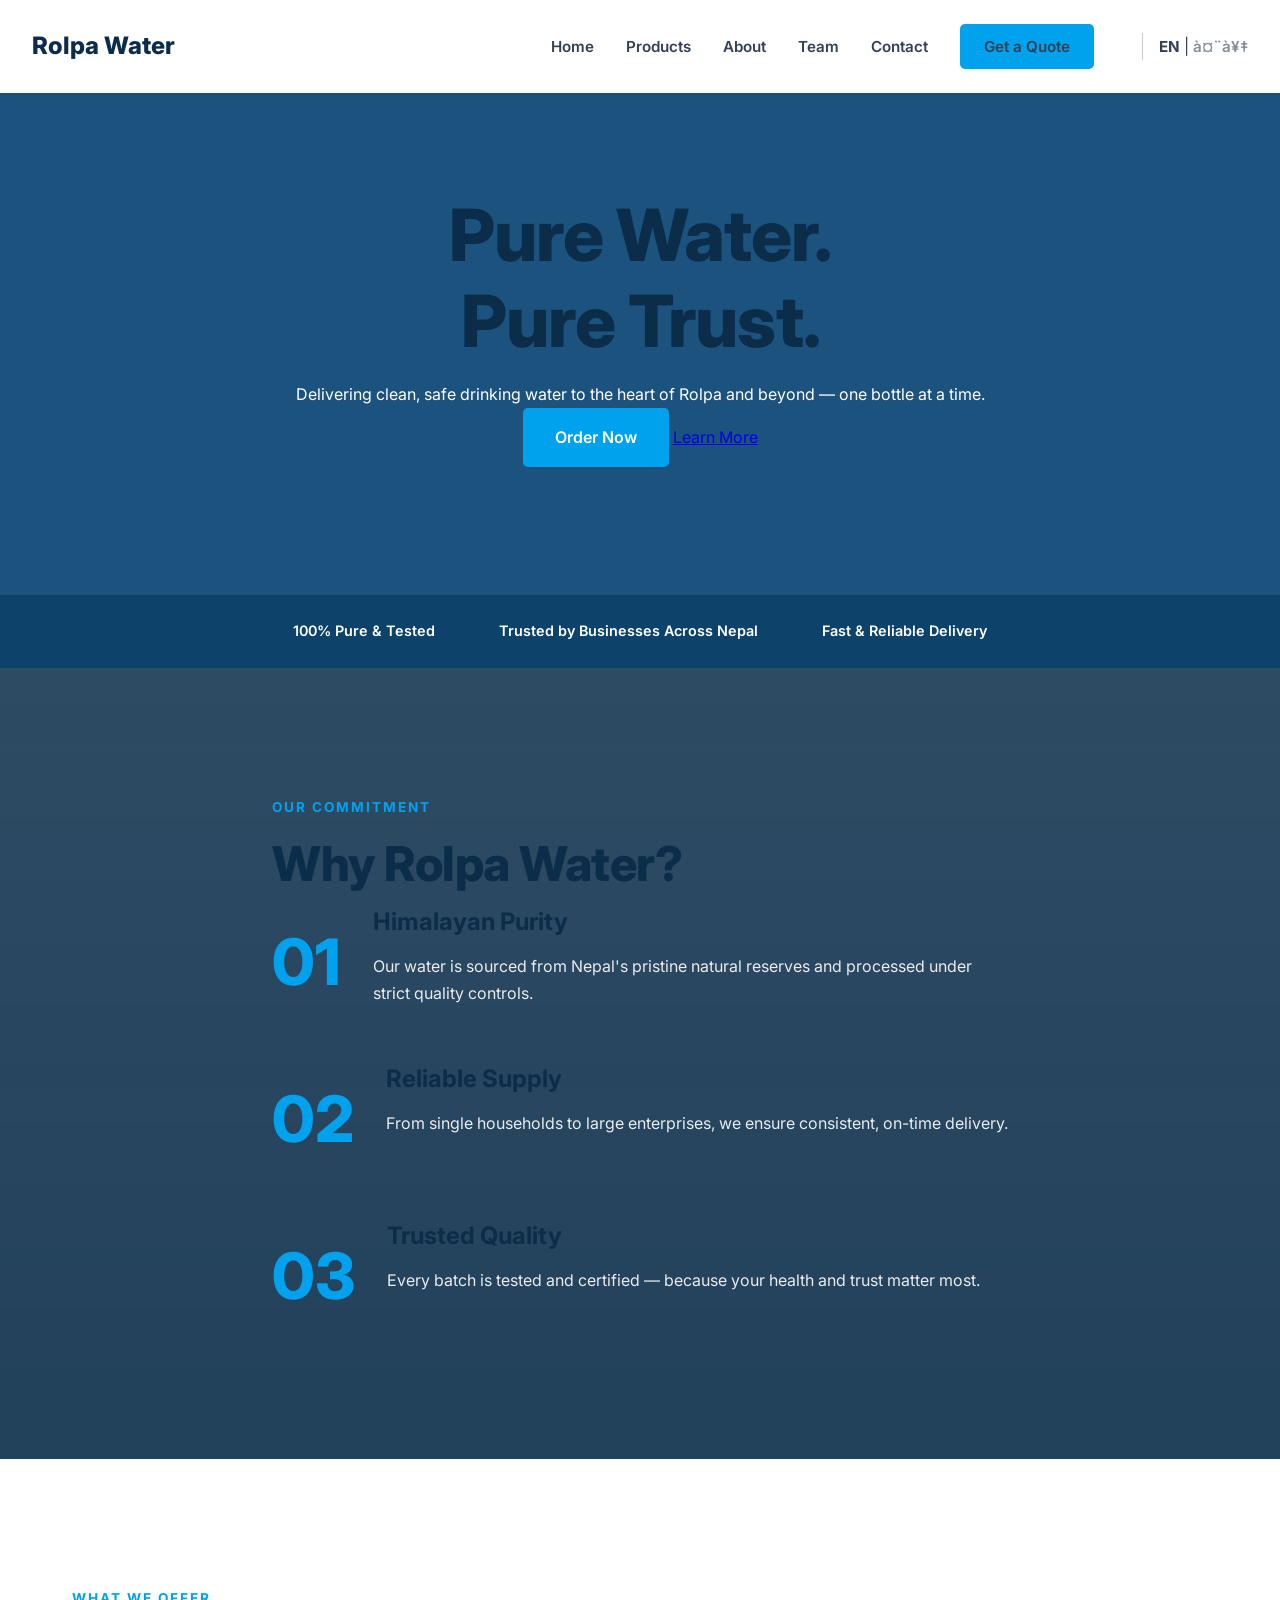
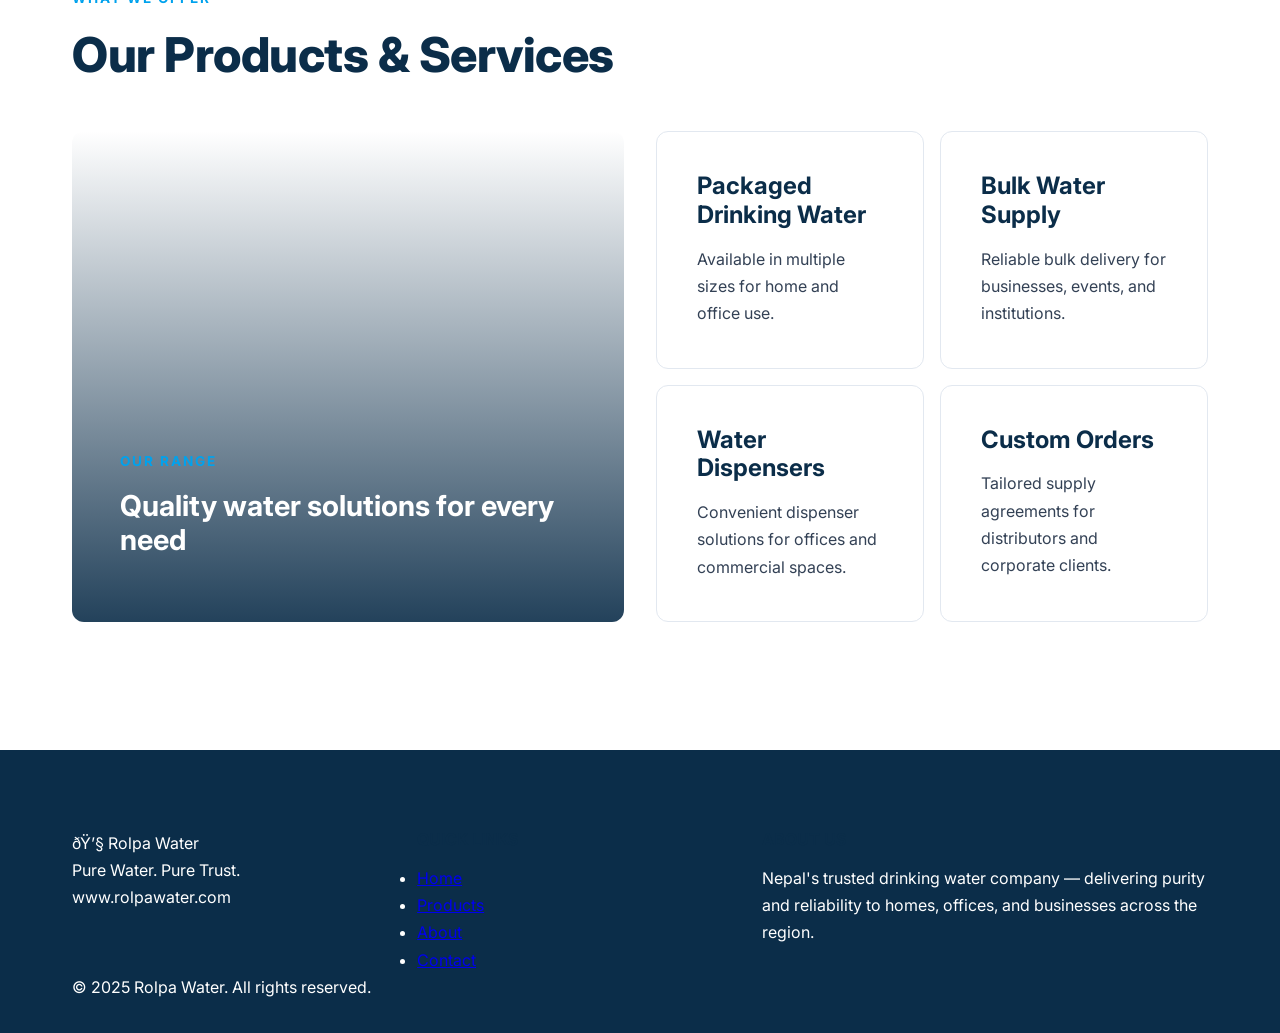
<file: index.html>
<!DOCTYPE html>
<html lang="en">
<head>
    <meta charset="UTF-8">
    <meta name="viewport" content="width=device-width, initial-scale=1.0">
    <title>Rolpa Water | Pure Hydration</title>
    <meta name="description" content="Rolpa Water offers premium, crystal clear bottled water with unparalleled purity.">
    <link rel="stylesheet" href="styles.css">
    <link href="https://fonts.googleapis.com/css2?family=Inter:ital,wght@0,300;0,400;0,600;0,700;0,800;1,400;1,600&display=swap" rel="stylesheet">
</head>
<body>
    <nav class="navbar">
        <div class="logo">Rolpa Water</div>
        <ul class="nav-links">
            <li><a href="index.html" data-i18n="nav_home">Home</a></li>
            <li><a href="products.html" data-i18n="nav_products">Products</a></li>
            <li><a href="about.html" data-i18n="nav_about">About</a></li>
            <li><a href="about.html#team" data-i18n="nav_team">Team</a></li>
            <li><a href="contact.html" data-i18n="nav_contact">Contact</a></li>
            <li><a href="contact.html" class="btn-primary" data-i18n="nav_quote" style="padding: 0.6rem 1.5rem;">Get a Quote</a></li>
            <li class="lang-switch" style="margin-left: 1rem; border-left: 1px solid #ccc; padding-left: 1rem;">
                <a href="#" class="lang-btn" data-lang="en" style="text-decoration: none; color: inherit; font-weight: bold;">EN</a> |
                <a href="#" class="lang-btn" data-lang="ne" style="text-decoration: none; color: inherit; opacity: 0.6;">à¤¨à¥‡</a>
            </li>
        </ul>
    </nav>
    <header class="hero-slate">
        <div class="container">
            <h1 class="scroll-animate" data-i18n="hero_title">Pure Water.<br>Pure Trust.</h1>
            <p class="scroll-animate delay-1" data-i18n="hero_sub">Delivering clean, safe drinking water to the heart of Rolpa and beyond â€” one bottle at a time.</p>
            <div class="hero-actions scroll-animate delay-2">
                <a href="products.html" class="btn-primary" data-i18n="hero_btn_primary">Order Now</a>
                <a href="about.html" class="btn-secondary" data-i18n="hero_btn_secondary">Learn More</a>
            </div>
        </div>
    </header>
    <div class="trust-banner">
        <div data-i18n="trust_banner_1">100% Pure & Tested</div>
        <div data-i18n="trust_banner_2">Trusted by Businesses Across Nepal</div>
        <div data-i18n="trust_banner_3">Fast & Reliable Delivery</div>
    </div>
    <section class="section commitment-section">
        <div class="container" style="max-width: 800px; margin: 0 auto;">
            <span class="section-label scroll-animate" data-i18n="commitment_lbl">OUR COMMITMENT</span>
            <h2 class="scroll-animate delay-1" data-i18n="commitment_heading">Why Rolpa Water?</h2>
            <div class="feat-list">
                <div class="feat-item scroll-animate">
                    <div class="feat-num" data-i18n="comm_1_num">01</div>
                    <div class="feat-text">
                        <h3 data-i18n="comm_1_ttl">Himalayan Purity</h3>
                        <p data-i18n="comm_1_desc" style="opacity: 0.9;">Our water is sourced from Nepal's pristine natural reserves and processed under strict quality controls.</p>
                    </div>
                </div>
                <div class="feat-item scroll-animate delay-1">
                    <div class="feat-num" data-i18n="comm_2_num">02</div>
                    <div class="feat-text">
                        <h3 data-i18n="comm_2_ttl">Reliable Supply</h3>
                        <p data-i18n="comm_2_desc" style="opacity: 0.9;">From single households to large enterprises, we ensure consistent, on-time delivery.</p>
                    </div>
                </div>
                <div class="feat-item scroll-animate delay-2">
                    <div class="feat-num" data-i18n="comm_3_num">03</div>
                    <div class="feat-text">
                        <h3 data-i18n="comm_3_ttl">Trusted Quality</h3>
                        <p data-i18n="comm_3_desc" style="opacity: 0.9;">Every batch is tested and certified â€” because your health and trust matter most.</p>
                    </div>
                </div>
            </div>
        </div>
    </section>
    <section class="section bg-white">
        <div class="container">
            <span class="section-label scroll-animate" data-i18n="products_lbl">WHAT WE OFFER</span>
            <h2 class="scroll-animate delay-1" data-i18n="products_heading">Our Products & Services</h2>
            <div class="products-layout">
                <div class="product-hero-card scroll-animate" style="background: linear-gradient(to top, rgba(11,45,73,0.9), transparent), url('https://images.unsplash.com/photo-1548839140-29a749e1bc4e?q=80&w=600') center/cover;">
                    <div class="product-hero-content">
                        <span class="section-label" style="color: var(--primary);" data-i18n="prod_left_lbl">OUR RANGE</span>
                        <h3 style="color: white; font-weight: 700; font-size: 1.8rem;" data-i18n="prod_left_ttl">Quality water solutions for every need</h3>
                    </div>
                </div>
                <div class="product-cards-grid">
                    <div class="prod-card scroll-animate delay-1">
                        <h3 data-i18n="prod_1_ttl">Packaged Drinking Water</h3>
                        <p data-i18n="prod_1_desc">Available in multiple sizes for home and office use.</p>
                    </div>
                    <div class="prod-card scroll-animate delay-2">
                        <h3 data-i18n="prod_2_ttl">Bulk Water Supply</h3>
                        <p data-i18n="prod_2_desc">Reliable bulk delivery for businesses, events, and institutions.</p>
                    </div>
                    <div class="prod-card scroll-animate delay-1">
                        <h3 data-i18n="prod_3_ttl">Water Dispensers</h3>
                        <p data-i18n="prod_3_desc">Convenient dispenser solutions for offices and commercial spaces.</p>
                    </div>
                    <div class="prod-card scroll-animate delay-2">
                        <h3 data-i18n="prod_4_ttl">Custom Orders</h3>
                        <p data-i18n="prod_4_desc">Tailored supply agreements for distributors and corporate clients.</p>
                    </div>
                </div>
            </div>
        </div>
    </section>
    <footer class="footer-dark">
        <div class="container">
            <div class="footer-grid">
                <div class="footer-col">
                    <div class="footer-logo">ðŸ’§ Rolpa Water</div>
                    <p class="footer-slogan" data-i18n="footer_slogan">Pure Water. Pure Trust. www.rolpawater.com</p>
                </div>
                <div class="footer-col">
                    <h4 data-i18n="footer_links_lbl">QUICK LINKS</h4>
                    <ul class="footer-links">
                        <li><a href="index.html" data-i18n="nav_home">Home</a></li>
                        <li><a href="products.html" data-i18n="nav_products">Products</a></li>
                        <li><a href="about.html" data-i18n="nav_about">About</a></li>
                        <li><a href="contact.html" data-i18n="nav_contact">Contact</a></li>
                    </ul>
                </div>
                <div class="footer-col">
                    <h4 data-i18n="footer_about_lbl">ABOUT US</h4>
                    <p class="footer-about" data-i18n="footer_about_txt">Nepal's trusted drinking water company â€” delivering purity and reliability to homes, offices, and businesses across the region.</p>
                </div>
            </div>
            <div class="footer-bottom" data-i18n="footer_copy">
                &copy; 2025 Rolpa Water. All rights reserved.
            </div>
        </div>
    </footer>
    <script src="script.js"></script>
</body>
</html>
</file>
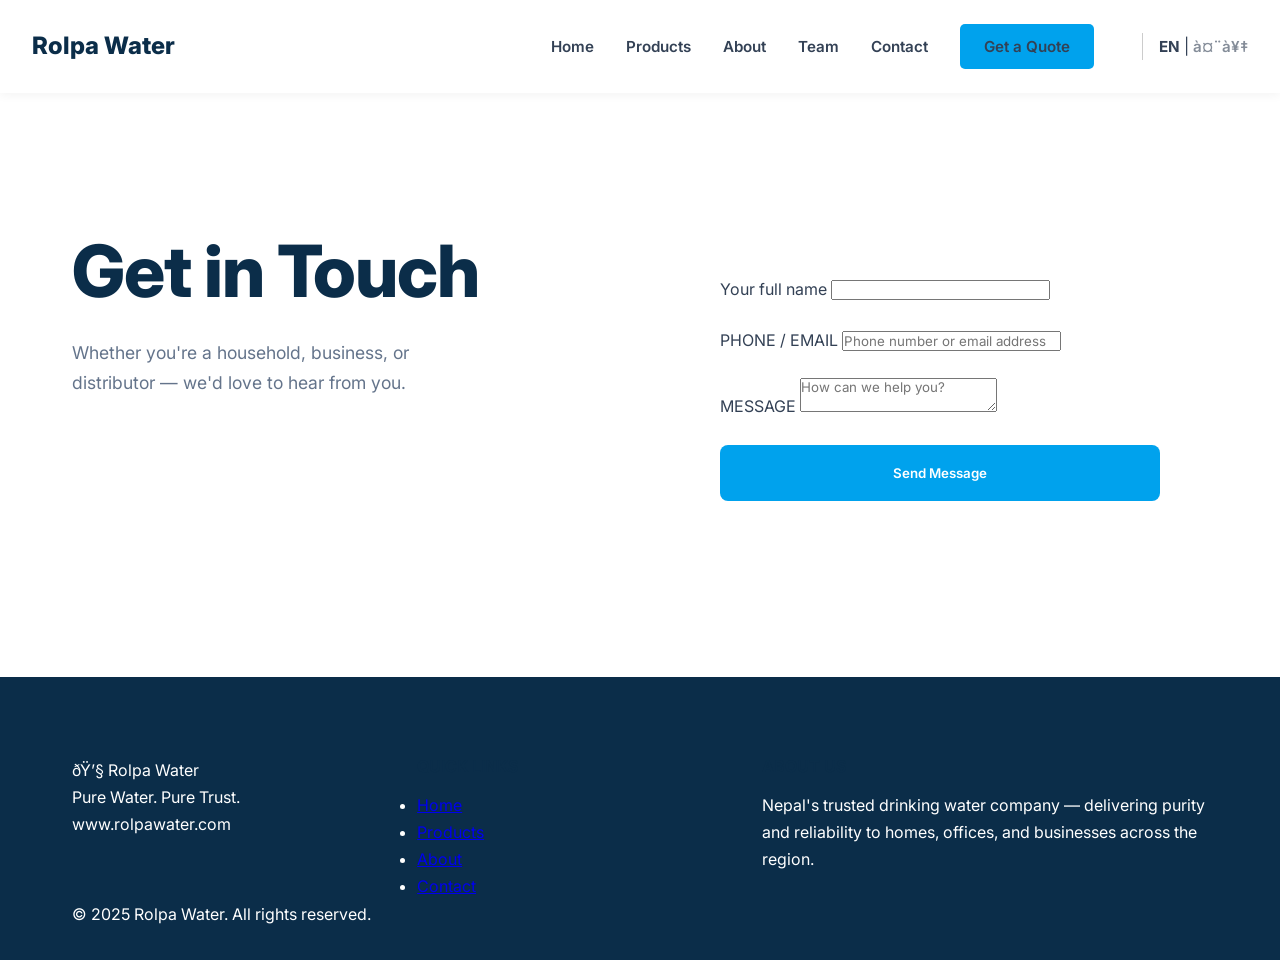
<file: contact.html>
<!DOCTYPE html>
<html lang="en">
<head>
    <meta charset="UTF-8">
    <meta name="viewport" content="width=device-width, initial-scale=1.0">
    <title>Contact Us | Rolpa Water</title>
    <link rel="stylesheet" href="styles.css">
    <link href="https://fonts.googleapis.com/css2?family=Inter:ital,wght@0,300;0,400;0,600;0,700;0,800;1,400;1,600&display=swap" rel="stylesheet">
</head>
<body class="bg-white">
    <nav class="navbar scrolled">
        <div class="logo">Rolpa Water</div>
        <ul class="nav-links">
            <li><a href="index.html" data-i18n="nav_home">Home</a></li>
            <li><a href="products.html" data-i18n="nav_products">Products</a></li>
            <li><a href="about.html" data-i18n="nav_about">About</a></li>
            <li><a href="about.html#team" data-i18n="nav_team">Team</a></li>
            <li><a href="contact.html" data-i18n="nav_contact">Contact</a></li>
            <li><a href="contact.html" class="btn-primary" data-i18n="nav_quote" style="padding: 0.6rem 1.5rem;">Get a Quote</a></li>
            <li class="lang-switch" style="margin-left: 1rem; border-left: 1px solid #ccc; padding-left: 1rem;">
                <a href="#" class="lang-btn" data-lang="en" style="text-decoration: none; color: inherit; font-weight: bold;">EN</a> |
                <a href="#" class="lang-btn" data-lang="ne" style="text-decoration: none; color: inherit; opacity: 0.6;">à¤¨à¥‡</a>
            </li>
        </ul>
    </nav>
    <div style="height: 100px;"></div>
    <section class="section">
        <div class="container">
            <div class="contact-grid">
                <div class="contact-text scroll-animate">
                    <h1 data-i18n="contact_heading" style="margin-bottom: 1.5rem;">Get in Touch</h1>
                    <p style="font-size: 1.1rem; color: var(--text-muted); max-width: 400px;" data-i18n="contact_sub">Whether you're a household, business, or distributor â€” we'd love to hear from you.</p>
                </div>
                <div class="contact-form scroll-animate delay-1">
                    <form action="https://formspree.io/f/MAYBE_REPLACE_ME_LATER" method="POST" id="contactForm">
                        <div class="form-group">
                            <label for="name" data-i18n="form_lbl_name">Your full name</label>
                            <input type="text" id="name" name="name" required>
                        </div>
                        <div class="form-group">
                            <label for="email_phone" data-i18n="form_lbl_phone">PHONE / EMAIL</label>
                            <input type="text" id="email_phone" name="_replyto" placeholder="Phone number or email address" required>
                        </div>
                        <div class="form-group">
                            <label for="message" data-i18n="form_lbl_msg">MESSAGE</label>
                            <textarea id="message" name="message" placeholder="How can we help you?" lines="5" required></textarea>
                        </div>
                        <button type="submit" class="btn-primary w-100" style="width: 100%; border-radius: 8px; padding: 1.25rem;" data-i18n="form_btn">Send Message</button>
                    </form>
                </div>
            </div>
        </div>
    </section>
    <footer class="footer-dark">
        <div class="container">
            <div class="footer-grid">
                <div class="footer-col">
                    <div class="footer-logo">ðŸ’§ Rolpa Water</div>
                    <p class="footer-slogan" data-i18n="footer_slogan">Pure Water. Pure Trust. www.rolpawater.com</p>
                </div>
                <div class="footer-col">
                    <h4 data-i18n="footer_links_lbl">QUICK LINKS</h4>
                    <ul class="footer-links">
                        <li><a href="index.html" data-i18n="nav_home">Home</a></li>
                        <li><a href="products.html" data-i18n="nav_products">Products</a></li>
                        <li><a href="about.html" data-i18n="nav_about">About</a></li>
                        <li><a href="contact.html" data-i18n="nav_contact">Contact</a></li>
                    </ul>
                </div>
                <div class="footer-col">
                    <h4 data-i18n="footer_about_lbl">ABOUT US</h4>
                    <p class="footer-about" data-i18n="footer_about_txt">Nepal's trusted drinking water company â€” delivering purity and reliability to homes, offices, and businesses across the region.</p>
                </div>
            </div>
            <div class="footer-bottom" data-i18n="footer_copy">
                &copy; 2025 Rolpa Water. All rights reserved.
            </div>
        </div>
    </footer>
    <script src="script.js"></script>
</body>
</html>
</file>
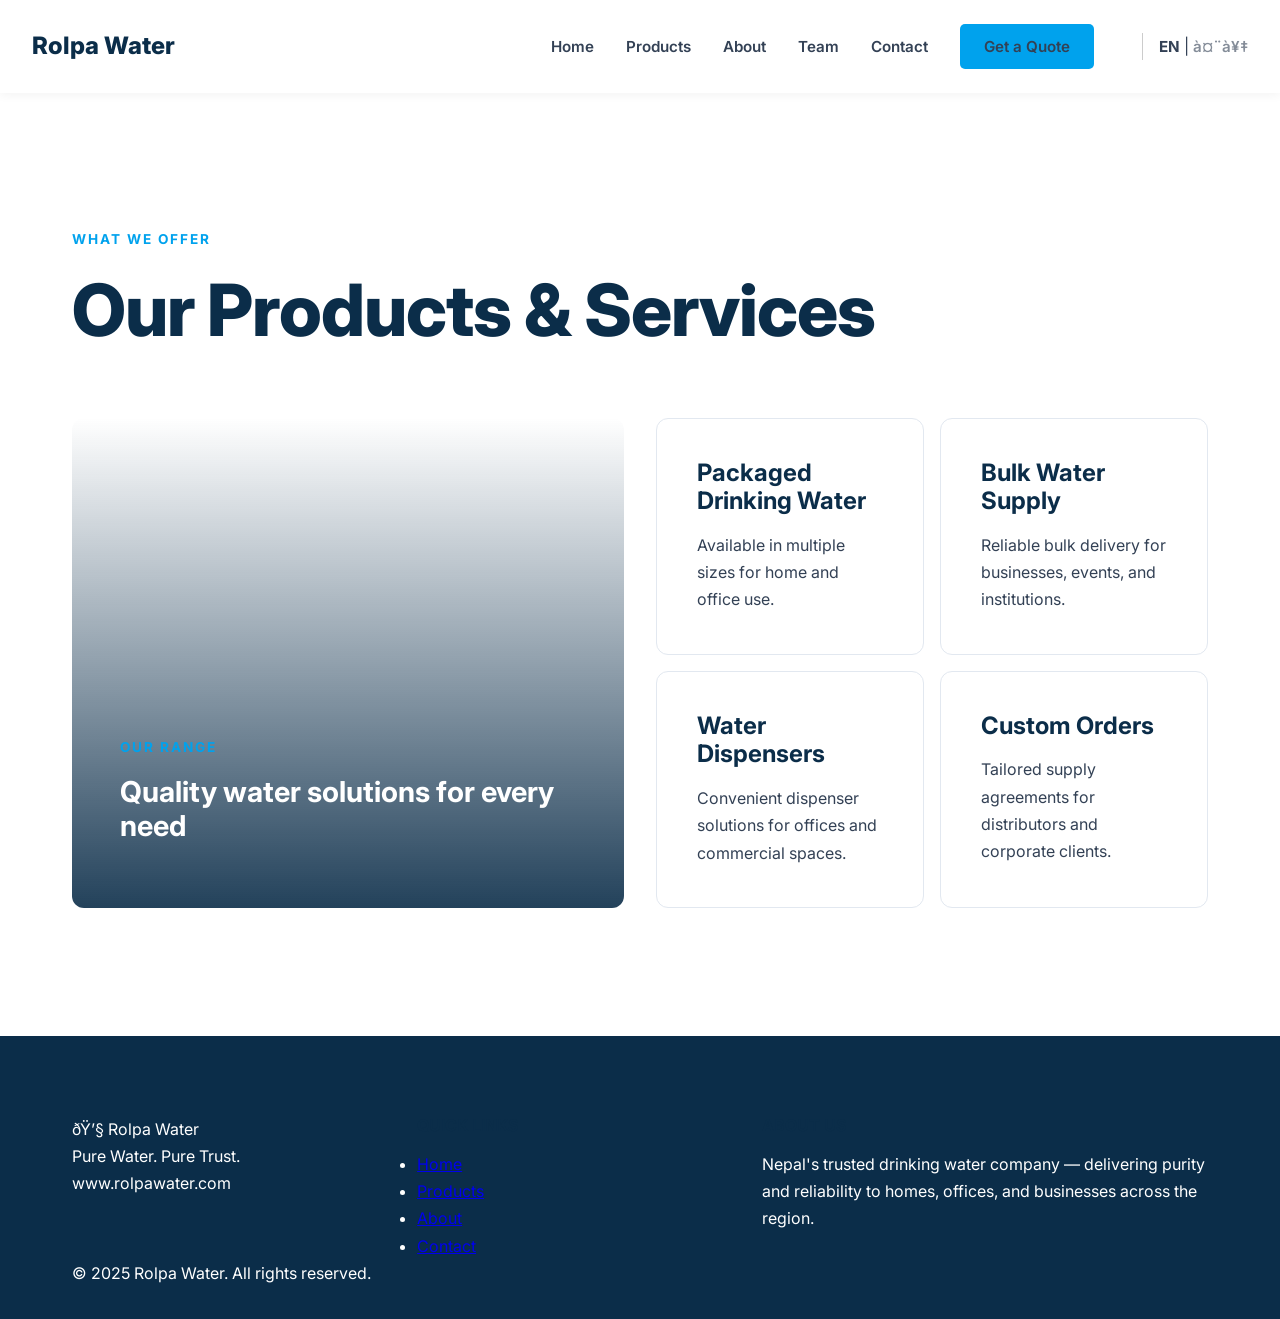
<file: products.html>
<!DOCTYPE html>
<html lang="en">
<head>
    <meta charset="UTF-8">
    <meta name="viewport" content="width=device-width, initial-scale=1.0">
    <title>Products & Services | Rolpa Water</title>
    <link rel="stylesheet" href="styles.css">
    <link href="https://fonts.googleapis.com/css2?family=Inter:ital,wght@0,300;0,400;0,600;0,700;0,800;1,400;1,600&display=swap" rel="stylesheet">
</head>
<body class="bg-white">
    <nav class="navbar scrolled">
        <div class="logo">Rolpa Water</div>
        <ul class="nav-links">
            <li><a href="index.html" data-i18n="nav_home">Home</a></li>
            <li><a href="products.html" data-i18n="nav_products">Products</a></li>
            <li><a href="about.html" data-i18n="nav_about">About</a></li>
            <li><a href="about.html#team" data-i18n="nav_team">Team</a></li>
            <li><a href="contact.html" data-i18n="nav_contact">Contact</a></li>
            <li><a href="contact.html" class="btn-primary" data-i18n="nav_quote" style="padding: 0.6rem 1.5rem;">Get a Quote</a></li>
            <li class="lang-switch" style="margin-left: 1rem; border-left: 1px solid #ccc; padding-left: 1rem;">
                <a href="#" class="lang-btn" data-lang="en" style="text-decoration: none; color: inherit; font-weight: bold;">EN</a> |
                <a href="#" class="lang-btn" data-lang="ne" style="text-decoration: none; color: inherit; opacity: 0.6;">à¤¨à¥‡</a>
            </li>
        </ul>
    </nav>
    <div style="height: 100px;"></div>
    <section class="section">
        <div class="container">
            <span class="section-label scroll-animate" data-i18n="products_lbl">WHAT WE OFFER</span>
            <h1 class="scroll-animate delay-1" data-i18n="products_heading" style="margin-bottom: 4rem;">Our Products & Services</h1>
            <div class="products-layout">
                <div class="product-hero-card scroll-animate" style="background: linear-gradient(to top, rgba(11,45,73,0.9), transparent), url('https://images.unsplash.com/photo-1548839140-29a749e1bc4e?q=80&w=600') center/cover;">
                    <div class="product-hero-content">
                        <span class="section-label" style="color: var(--primary);" data-i18n="prod_left_lbl">OUR RANGE</span>
                        <h3 style="color: white; font-weight: 700; font-size: 1.8rem;" data-i18n="prod_left_ttl">Quality water solutions for every need</h3>
                    </div>
                </div>
                <div class="product-cards-grid">
                    <div class="prod-card scroll-animate delay-1">
                        <h3 data-i18n="prod_1_ttl">Packaged Drinking Water</h3>
                        <p data-i18n="prod_1_desc">Available in multiple sizes for home and office use.</p>
                    </div>
                    <div class="prod-card scroll-animate delay-2">
                        <h3 data-i18n="prod_2_ttl">Bulk Water Supply</h3>
                        <p data-i18n="prod_2_desc">Reliable bulk delivery for businesses, events, and institutions.</p>
                    </div>
                    <div class="prod-card scroll-animate delay-1">
                        <h3 data-i18n="prod_3_ttl">Water Dispensers</h3>
                        <p data-i18n="prod_3_desc">Convenient dispenser solutions for offices and commercial spaces.</p>
                    </div>
                    <div class="prod-card scroll-animate delay-2">
                        <h3 data-i18n="prod_4_ttl">Custom Orders</h3>
                        <p data-i18n="prod_4_desc">Tailored supply agreements for distributors and corporate clients.</p>
                    </div>
                </div>
            </div>
        </div>
    </section>
    <footer class="footer-dark">
        <div class="container">
            <div class="footer-grid">
                <div class="footer-col">
                    <div class="footer-logo">ðŸ’§ Rolpa Water</div>
                    <p class="footer-slogan" data-i18n="footer_slogan">Pure Water. Pure Trust. www.rolpawater.com</p>
                </div>
                <div class="footer-col">
                    <h4 data-i18n="footer_links_lbl">QUICK LINKS</h4>
                    <ul class="footer-links">
                        <li><a href="index.html" data-i18n="nav_home">Home</a></li>
                        <li><a href="products.html" data-i18n="nav_products">Products</a></li>
                        <li><a href="about.html" data-i18n="nav_about">About</a></li>
                        <li><a href="contact.html" data-i18n="nav_contact">Contact</a></li>
                    </ul>
                </div>
                <div class="footer-col">
                    <h4 data-i18n="footer_about_lbl">ABOUT US</h4>
                    <p class="footer-about" data-i18n="footer_about_txt">Nepal's trusted drinking water company â€” delivering purity and reliability to homes, offices, and businesses across the region.</p>
                </div>
            </div>
            <div class="footer-bottom" data-i18n="footer_copy">
                &copy; 2025 Rolpa Water. All rights reserved.
            </div>
        </div>
    </footer>
    <script src="script.js"></script>
</body>
</html>
</file>
<file: styles.css>
:root {
    --primary: #00a2ed;
    --slate: #1c527e;
    --dark: #0b2d49;
    --light-bg: #f8fafc;
    --text-main: #334155;
    --text-muted: #64748b;
    --white: #ffffff;
    --border: #e2e8f0;
}
* { margin: 0; padding: 0; box-sizing: border-box; font-family: 'Inter', sans-serif; }
body { background-color: var(--light-bg); color: var(--text-main); line-height: 1.7; overflow-x: hidden; }
.container { max-width: 1200px; margin: 0 auto; padding: 0 2rem; }
h1, h2, h3, h4 { color: var(--dark); line-height: 1.2; margin-bottom: 1rem; }
h1 { font-size: 4.5rem; font-weight: 800; letter-spacing: -1px; }
h2 { font-size: 3rem; font-weight: 800; letter-spacing: -0.5px; }
h3 { font-size: 1.5rem; font-weight: 700; }
.section-label { color: var(--primary); font-weight: 700; font-size: 0.85rem; text-transform: uppercase; letter-spacing: 2px; margin-bottom: 1rem; display: block; }
.btn-primary { display: inline-block; padding: 1rem 2rem; background-color: var(--primary); color: var(--white); text-decoration: none; border-radius: 5px; font-weight: 600; border: none; cursor: pointer; transition: background 0.3s ease; }
.navbar { position: fixed; top: 0; width: 100%; padding: 1.5rem 2rem; display: flex; justify-content: space-between; align-items: center; background: var(--white); z-index: 1000; box-shadow: 0 2px 10px rgba(0,0,0,0.05); }
.logo { font-size: 1.5rem; font-weight: 800; color: var(--dark); }
.nav-links { list-style: none; display: flex; gap: 2rem; align-items: center; }
.nav-links a { text-decoration: none; color: var(--text-main); font-weight: 600; font-size: 0.95rem; transition: color 0.3s ease; }
.hero-slate { background-color: var(--slate); color: var(--white); padding: 12rem 2rem 8rem; text-align: center; }
.trust-banner { background-color: #0d426a; color: white; display: flex; justify-content: center; gap: 4rem; padding: 1.5rem 2rem; font-weight: 600; font-size: 0.9rem; }
.section { padding: 8rem 0; }
.bg-white { background: var(--white); }
.products-layout { display: grid; grid-template-columns: 1fr 1fr; gap: 2rem; margin-top: 3rem; }
.product-hero-card { background-color: var(--slate); color: white; border-radius: 12px; padding: 3rem; display: flex; flex-direction: column; justify-content: flex-end; min-height: 400px; position: relative; overflow: hidden; }
.product-cards-grid { display: grid; grid-template-columns: 1fr 1fr; gap: 1rem; }
.prod-card { background: var(--white); border: 1px solid var(--border); border-radius: 12px; padding: 2.5rem; }
.vision-layout { display: grid; grid-template-columns: 1fr 1fr; gap: 5rem; align-items: center; }
.vision-image { background: var(--light-bg); border-radius: 20px; padding: 2rem; border: 1px solid var(--border); }
.nepali-block { background: #f0f7fb; border-left: 4px solid var(--primary); padding: 2rem; margin-top: 2rem; }
.mission-box { background-color: var(--slate); color: white; border-radius: 15px; padding: 4rem; }
.mission-dates-grid { display: grid; grid-template-columns: 1fr 1fr; gap: 2rem; }
.date-card { background: rgba(255,255,255,0.1); padding: 2rem; border-radius: 8px; }
.commitment-section { background: linear-gradient(rgba(11, 45, 73, 0.85), rgba(11, 45, 73, 0.9)), url('https://images.unsplash.com/photo-1544735716-392fe2489ffa?q=80&w=2000') center/cover; color: white; }
.feat-list { display: flex; flex-direction: column; gap: 3rem; }
.feat-item { display: flex; gap: 2rem; }
.feat-num { font-size: 4rem; font-weight: 800; color: var(--primary); }
.team-list { display: flex; flex-direction: column; gap: 4rem; }
.team-member { display: flex; align-items: center; gap: 5rem; background: var(--white); padding: 4rem; border-radius: 20px; }
.team-member:nth-child(even) { flex-direction: row-reverse; }
.quote-icon { font-size: 4rem; color: var(--primary); }
.team-photo-wrapper { flex: 0 0 300px; }
.team-photo { width: 100%; aspect-ratio: 3/4; object-fit: cover; border: 3px solid var(--primary); padding: 8px; }
.contact-grid { display: grid; grid-template-columns: 1fr 1fr; gap: 4rem; }
.contact-form { background: var(--white); padding: 3rem; border-radius: 12px; }
.form-group { margin-bottom: 1.5rem; }
.footer-dark { background-color: var(--dark); color: white; padding: 5rem 0 2rem; }
.footer-grid { display: grid; grid-template-columns: 1fr 1fr 1.5fr; gap: 3rem; }
.scroll-animate { opacity: 0; transform: translateY(20px); transition: 0.6s ease-out; }
.scroll-animate.visible { opacity: 1; transform: translateY(0); }
</file>
